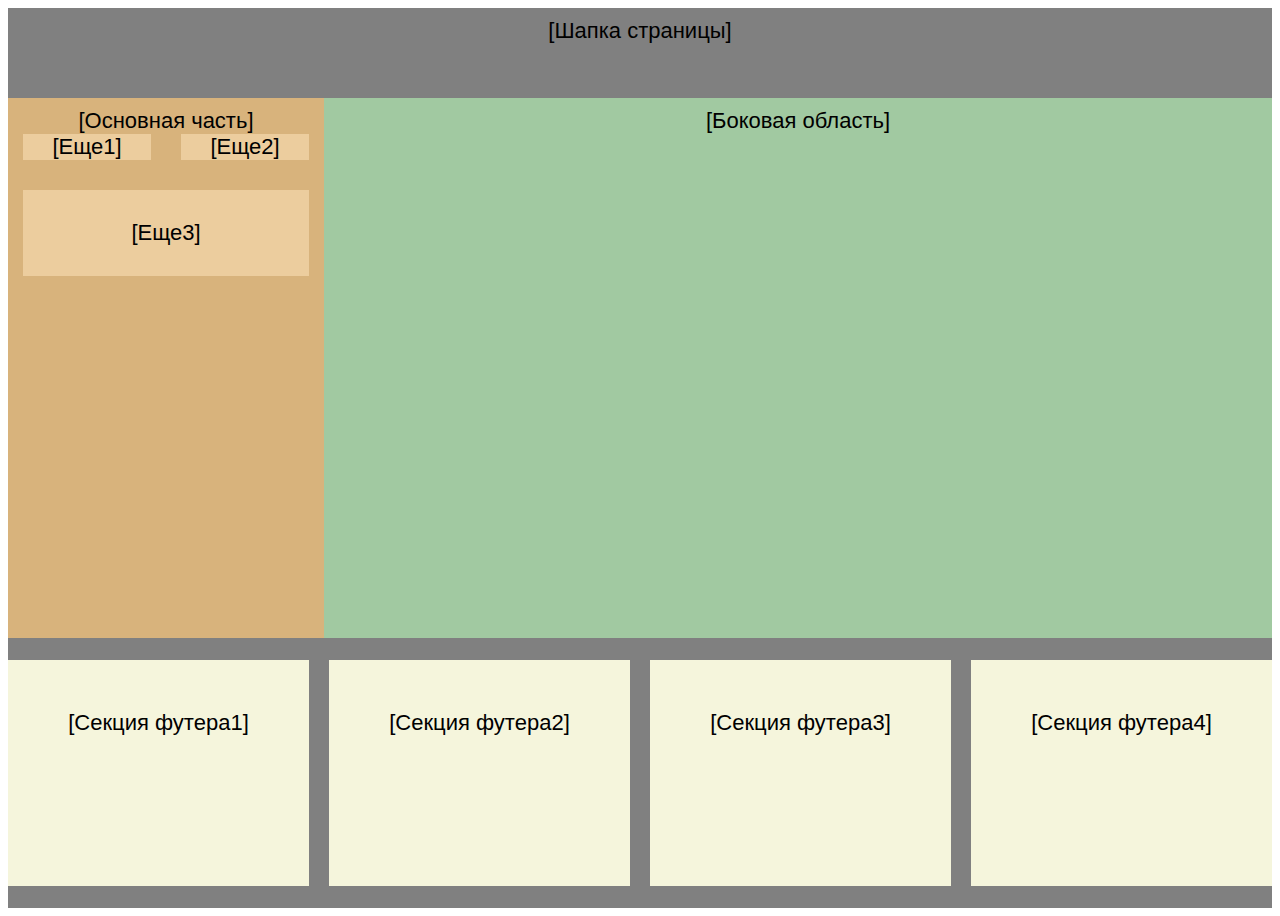
<file: index.html>
<!DOCTYPE html>
<html lang="ru">
<head>
    <meta charset="UTF-8">
    <meta name="viewport" content="width=device-width, initial-scale=1.0">
    <link rel="stylesheet" href="styles/style.css">
    <title>Document</title>
</head>
<body>
    <div class="container">
    <header class="header-text">[Шапка страницы]</header>
    <main class="osnovnoe">[Основная часть]
        
        <nav class="dop">
        <nav class="dop1">[Еще1]</nav>
        <nav class="dop2">[Еще2]</nav>
        <nav class="dop3">[Еще3]</nav>
        </nav>
    </main>
        <aside class="cboky">[Боковая область]</aside>
        <footer class="podval">
            <p class="podval1">[Секция футера1]</p>
            <p class="podval2">[Секция футера2]</p>
            <p class="podval3">[Секция футера3]</p>
            <p class="podval4">[Секция футера4]</p>
        </footer>
    </div>
</body>
</html>
</file>
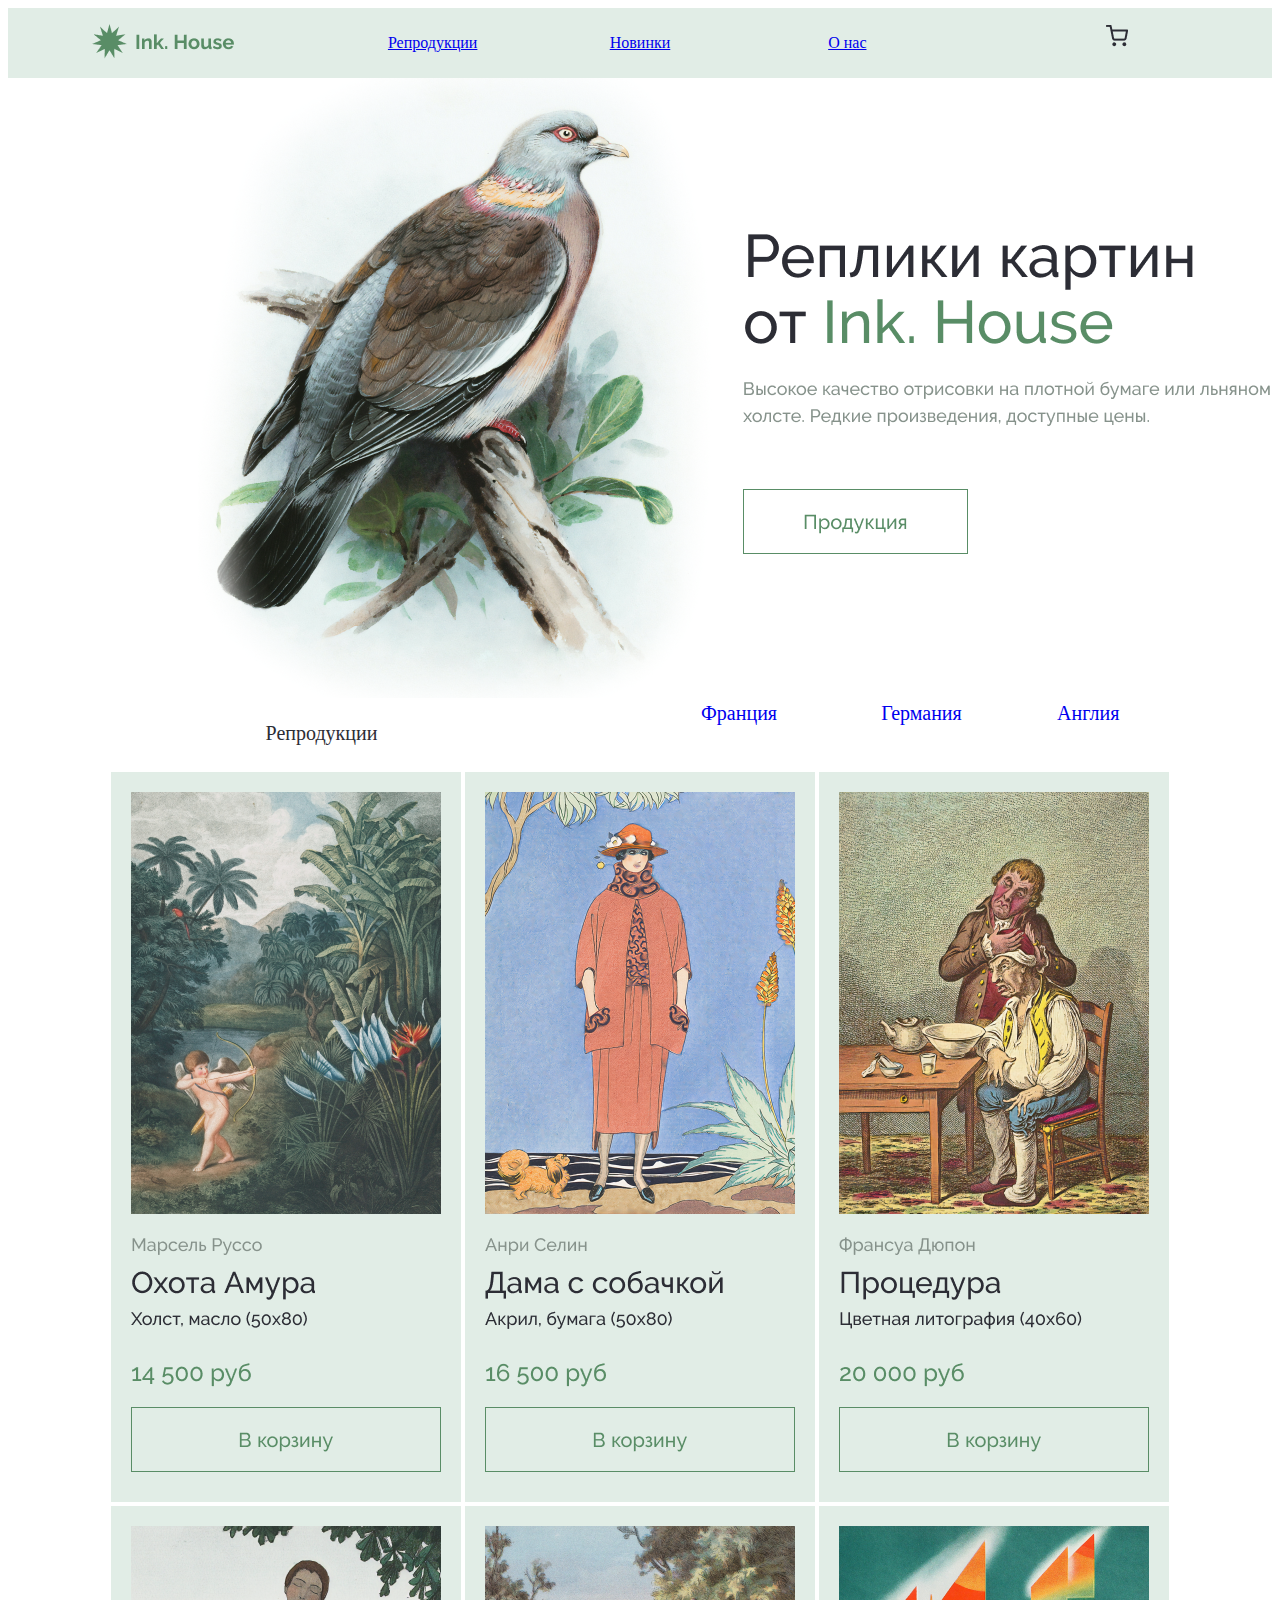
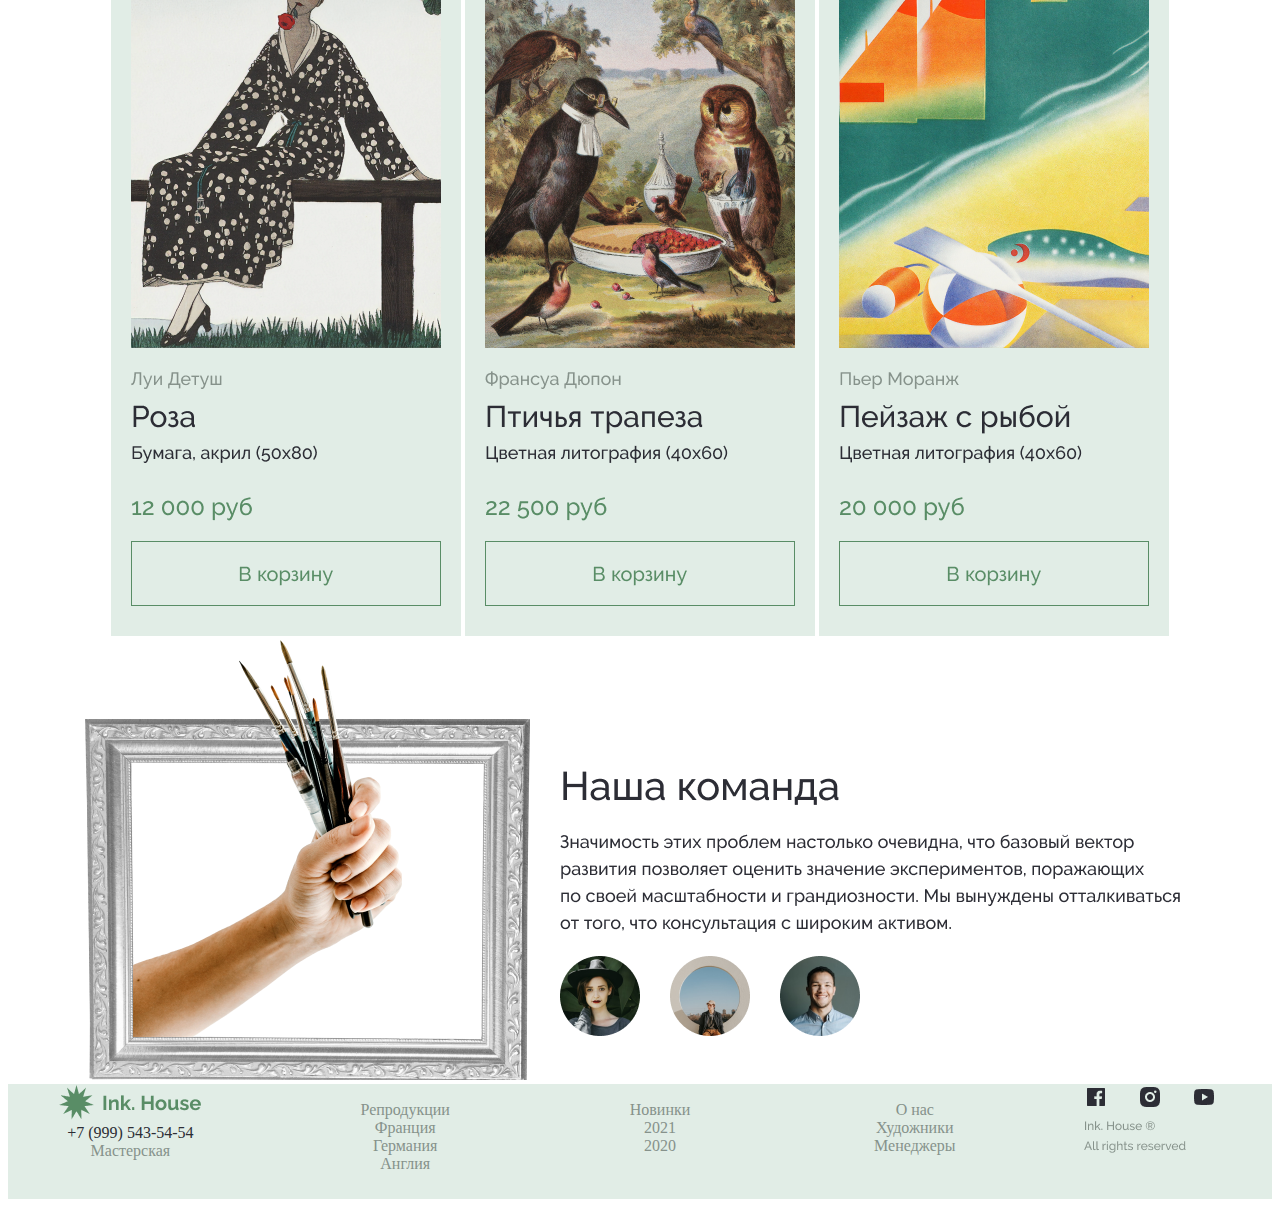
<file: index3.html>
<!DOCTYPE html>
<html lang="ru">
<head>
    <meta charset="UTF-8">
    <meta name="viewport" content="width=device-width, initial-scale=1.0">
    <link rel="stylesheet" href="styles/style3.css">
    <title>Document</title>
</head>
<body>
    <div class="header">
        <div class="header-logo">
            <img src="assets/images/logo1.png" alt="#">
        </div>
        <div class="header-nav">
            <a href="#">Репродукции</a>
            <a href="#">Новинки</a>
            <a href="#">О нас</a>
        </div>
        <div class="header-card">
            <a href="#">
                <img src="assets/images/korzina.png" alt="#">
            </a>
        </div>
        
    </div>
    <div class="header-replika">
        <img src="assets/images/repliki.png" alt="#">
    </div>

    <main class="paintings">
        <p>Репродукции</p>
        <div class="main-bth">
        <a href="#" class="main-button">Франция</a>
        <a href="#" class="main-button">Германия</a>
        <a href="#" class="main-button">Англия</a>
        </div>
    </main>
        <div class="paintings-item">
                <img src="assets/images/oxotaamyra.png" alt="#" class="painting1-img">
                <img src="assets/images/damacdog.png" alt="#" class="paintings2-img">
                <img src="assets/images/prosedyra.png" alt="#" class="paintings3-img">
                <img src="assets/images/roza.png" alt="#" class="paintings4-img">
                <img src="assets/images/pticatrapesa.png" alt="#" class="paintings5-img">
                <img src="assets/images/pezagcryda.png" alt="#" class="paintings6-img">
        </div>
        <aside class="team">
            <div class="team-image">
                <img src="assets/images/komanda.png" alt="#" class="team-img">
            </div>
        </aside>
        <footer class="podval">
            <div class="podval-logo">
                <img src="assets/images/logo1.png" alt="#">
                <div class="numder"><a href="#" class="numders">+7 (999) 543-54-54</a><br>Мастерская</div>
            </div>
            <div class="navigation">
                <div class="reprod"></div>
                <menu class="re">
                    <li>Репродукции</li>
                    <li>Франция</li>
                    <li>Германия</li>
                    <li>Англия</li>
                </menu>
            </div>
            <menu class="novinki">
                    <li>Новинки</li>
                    <li>2021</li>
                    <li>2020</li>
            </menu>
                <menu class="We">
                        <li>О нас</li>
                        <li>Художники</li>
                        <li>Менеджеры</li>
            </menu>
            
            <div class="ceti-image">
                    <img src="assets/images/ceti.png" alt="#" class="ceti-img">
                </div>
        </footer>
</body>
</html>
</file>
<file: styles/style.css>
.header-text{
    background: grey;
    grid-column: 1/4;
    text-align: center;
    font-family: sans-serif;
    padding: 10px 15px;
    font-size: 22px;
}
.osnovnoe{
    background: rgb(216, 179, 124);
    text-align: center;
    font-family: sans-serif;
    padding: 10px 15px;
    font-size: 22px;
}
.dop{
    display: grid;
    grid-template-columns: 1fr 1fr ; 
    grid-gap: 30px;
}
.dop1{
    background: rgb(236, 205, 158);
}
.dop2{
    background: rgb(236, 205, 158);
}
.dop3{
    background: rgb(236, 205, 158);
    grid-column: 1/3;
    padding: 30px;
}
.cboky{
    background: rgb(161, 201, 161);
    text-align: center;
    font-family: sans-serif;
    padding: 10px 15px;
    font-size: 22px;
}
.podval{
    
    grid-column: 1/4;
    background: grey;
    display: grid;
    grid-template-columns: 1fr 1fr 1fr 1fr; 
    grid-gap: 20px;
}
.podval1{
    background: beige;
    text-align: center;
    font-family: sans-serif;
    padding: 50px ;
    font-size: 22px;
}
.podval2{
    background: beige;
    text-align: center;
    font-family: sans-serif;
    padding: 50px ;
    font-size: 22px;
}
.podval3{
    background: beige;
    text-align: center;
    font-family: sans-serif;
    padding: 50px;
    font-size: 22px;
}
.podval4{
    background: beige;
    text-align: center;
    font-family: sans-serif;
    padding: 50px;
    font-size: 22px;
}
.container{
    display: grid;
    grid-template-columns: 1fr 3fr;
    grid-template-rows: 10% 1fr 30%;
    height: 100vh;
}
</file>
<file: styles/style3.css>
.header{
    background-color: #E1EDE6;
    display: grid;
    grid-template-columns: 1fr 2fr 1fr;
    height: 70px;
    gap: 10px;
    align-content: center;
    grid-template-areas: 
    "logo nav card";  
}
.header-logo{
    grid-area: logo;
    text-align: center;
}
.header-nav{
    grid-area: nav ;
    display: grid;
    text-align: center;
    grid-template-columns: 1fr 1fr 1fr;
    align-content: center;
}
.header-card{
    grid-area: card;
    text-align: center;
}
.paintings{
    display: grid;
    grid-template-columns: 1fr 1fr ;
    height: 70px;
    gap: 10px;
    align-content: center;
    text-align: center;
    color: #2C2D35;
    font-size: 20px;
}
.main-bth{
    display: grid;
    grid-template-columns: 30% 25% 25% ;
    height: 70px;
    gap: 10px;
}
.main-button{
    text-decoration: none;
}
.paintings-item,
.team{
    text-align: center;
}
.podval{
    background-color: #E1EDE6;
    display: grid;
    grid-template-columns: 1fr 1fr 1fr 1fr 1fr ;
    height: 115px;
    gap: 10px;
    align-content: center;
    grid-template-areas:
    "logo reprod novinki we ceti"
    "numder reprod novinki we ceti"; 
}
.podval-logo{
    grid-area: logo ;
    color: #86928B ;
    text-align: center;
}
.numder{
    grid-area: numder;
}
.numders{
    text-decoration: none;
    color: #2C2D35;
}
.reprod{
    grid-area: reprod ;
    text-align: center;
}
.re{
    list-style-type: none;
    text-align: center;
    color: #86928B ;
}
.novinki{
    grid-area: novinki ;
    list-style-type: none;
    text-align: center;
    color: #86928B ;
}
.We{
    grid-area: we ;
    list-style-type: none;
    text-align: center;
    gap: 10px;
    color: #86928B ;
}
.ceti-image{
    grid-area: ceti ;
    text-align: center;
}
</file>
